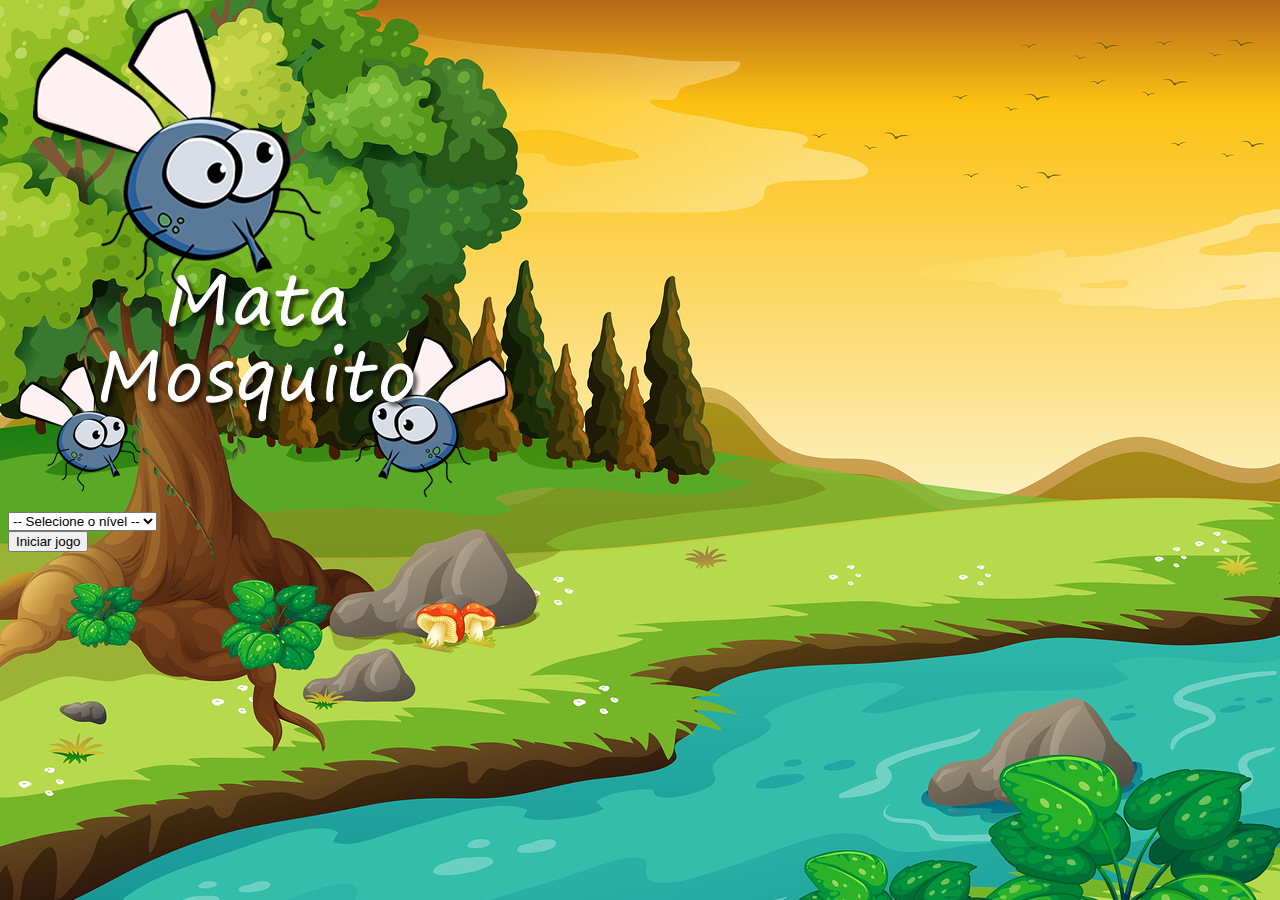
<file: index.html>
<!DOCTYPE html>
<html>
    <head>
        <meta charset='utf-8'>
        <title>Mata Mosquito - Início</title>
        <link rel="stylesheet" href="https://stackpath.bootstrapcdn.com/bootstrap/4.1.3/css/bootstrap.min.css" integrity="sha384-MCw98/SFnGE8fJT3GXwEOngsV7Zt27NXFoaoApmYm81iuXoPkFOJwJ8ERdknLPMO" crossorigin="anonymous">
        <link rel='stylesheet' type='text/css' href='estilo.css'>
    </head>
    <body>
        <div class="container">
            <div class="row">
                <div class="col d-flex justify-content-center">
                    <img src="imagens/game.png">
                </div>

            </div>

            <div class="row">
                <div class="col d-flex justify-content-center">
                    <div class="mb-3">
                        <select id="nivel" class="form-control">
                            <option value="">-- Selecione o nível --</option>
                            <option value="f">Fácil</option>
                            <option value="m">Médio</option>
                            <option value="d">Difícil</option>
                        </select>
                    </div>
                </div>

            </div>

            <div class="row">
                <div class="col d-flex justify-content-center">
                    <button onclick="iniciarJogo()" type="button" class="btn btn-danger btn-lg">Iniciar jogo</button>
                </div>

            </div>
        </div>

        <script src="jogo.js"></script>
    </body>
</html>
</file>
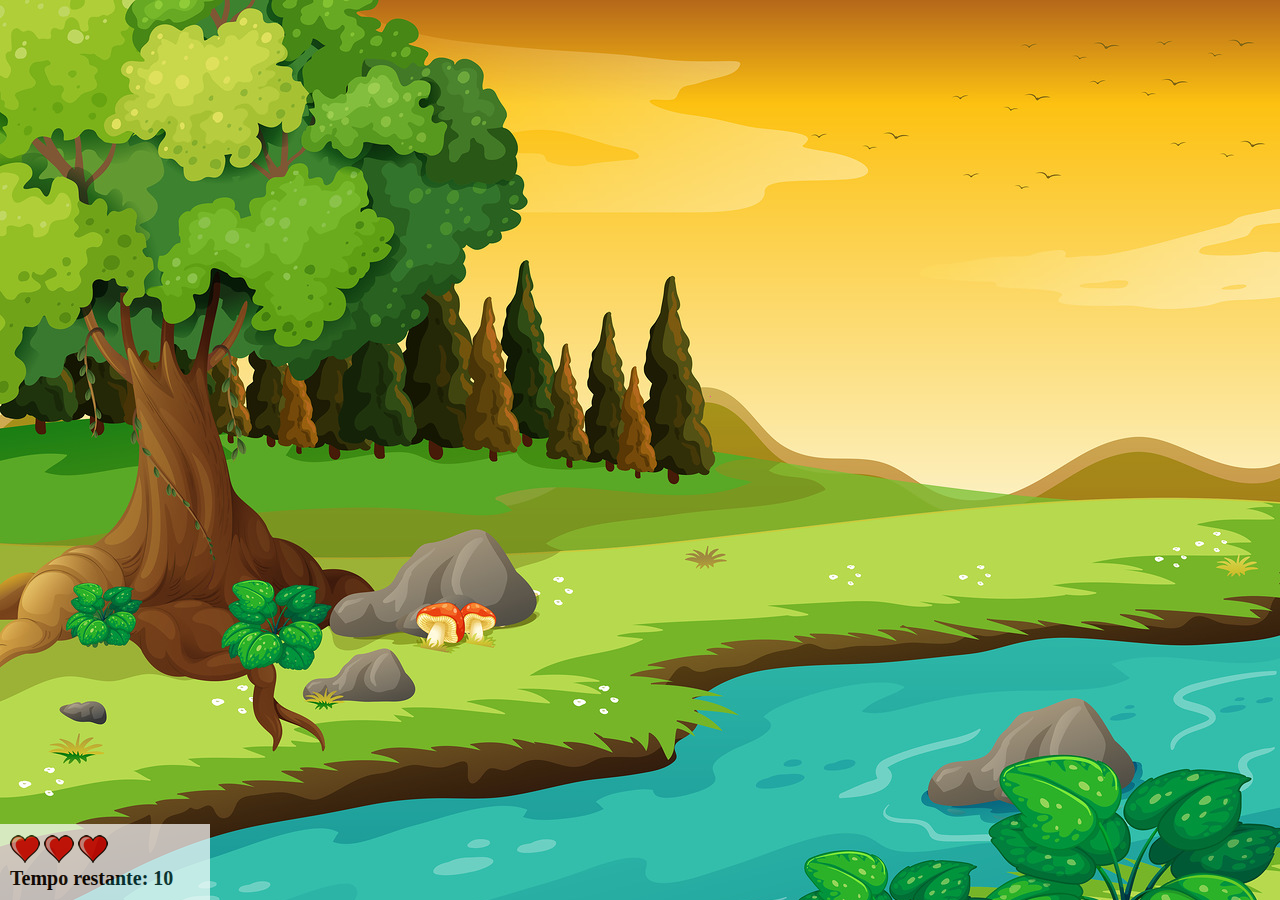
<file: app.html>
<!DOCTYPE html>
<html>
    <head>
        <meta charset='utf-8'>
        <title>Mata Mosquito - O jogo</title>
        <link rel='stylesheet' type='text/css' href='estilo.css'>
    </head>
    <body onresize="ajustaTamanhoDoNavegador()">

        <div class="painel">
            <div class="vidas">
                <img id="v1" src="imagens/coracao_cheio.png">
                <img id="v2" src="imagens/coracao_cheio.png">
                <img id="v3" src="imagens/coracao_cheio.png">
            </div>

            <div class="cronometro">
                Tempo restante: <span id="cronometro"></span>
            </div>

        </div>

        <script src='jogo.js'></script>
        <script>
            document.getElementById('cronometro').innerHTML = tempo
            var criaMosquito = setInterval(function(){
                posicaoRandomica()
            }, criaMosquitoTempo)
            
        </script>
    </body>
</html>
</file>
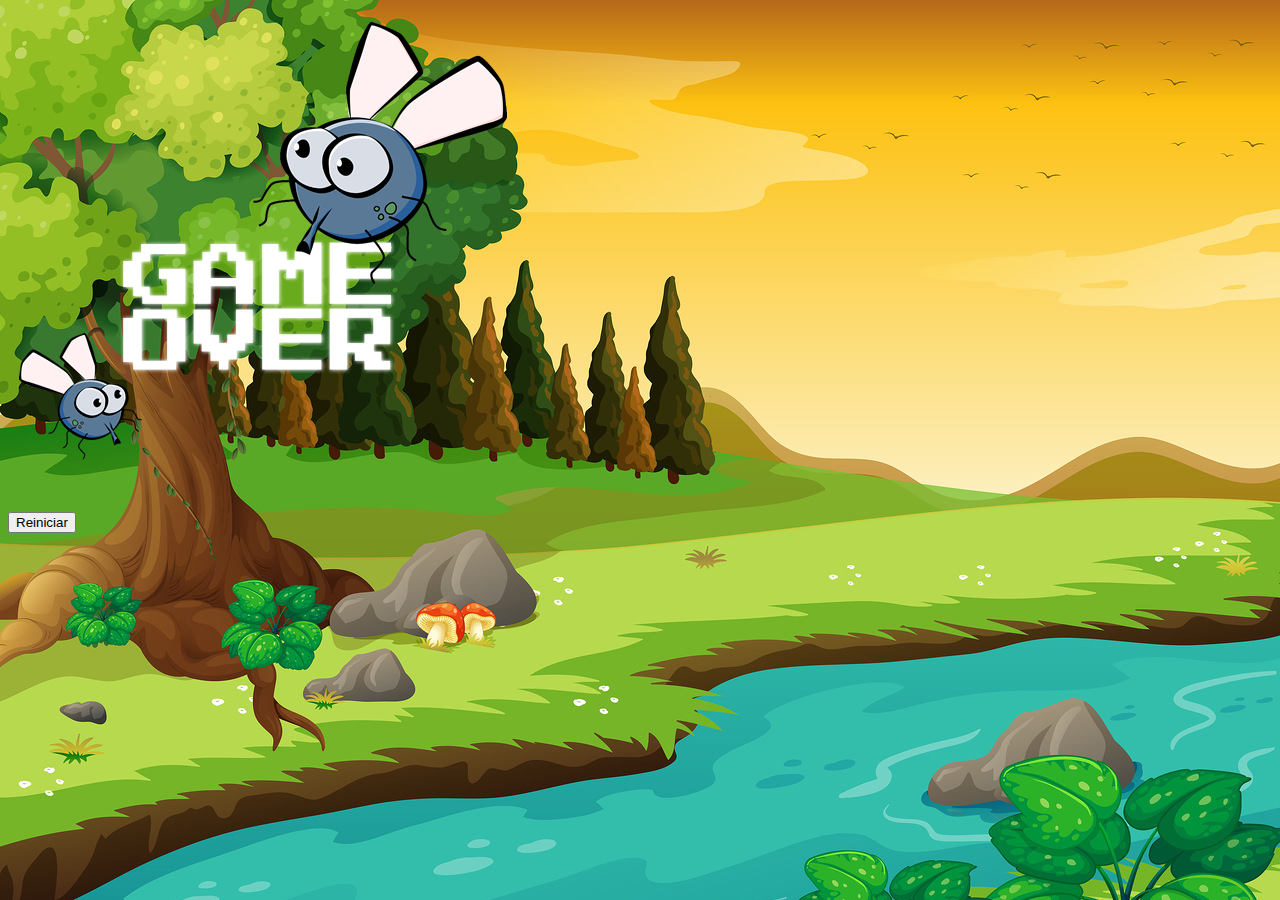
<file: gameover.html>
<!DOCTYPE html>
<html>
    <head>
        <meta charset='utf-8'>
        <title>Mata Mosquito - Game Over</title>
        <link rel="stylesheet" href="https://stackpath.bootstrapcdn.com/bootstrap/4.1.3/css/bootstrap.min.css" integrity="sha384-MCw98/SFnGE8fJT3GXwEOngsV7Zt27NXFoaoApmYm81iuXoPkFOJwJ8ERdknLPMO" crossorigin="anonymous">
        <link rel='stylesheet' type='text/css' href='estilo.css'>
    </head>
    <body>
        <div class="container">
            <div class="row">
                <div class="col d-flex justify-content-center">
                    <img src="imagens/game_over.png">
                </div>

            </div>

            <div class="row">
                <div class="col d-flex justify-content-center">
                    <button onclick="window.location.href = 'app.html'" type="button" class="btn btn-dark btn-lg">Reiniciar</button>
                </div>

            </div>
        </div>

    </body>
</html>
</file>
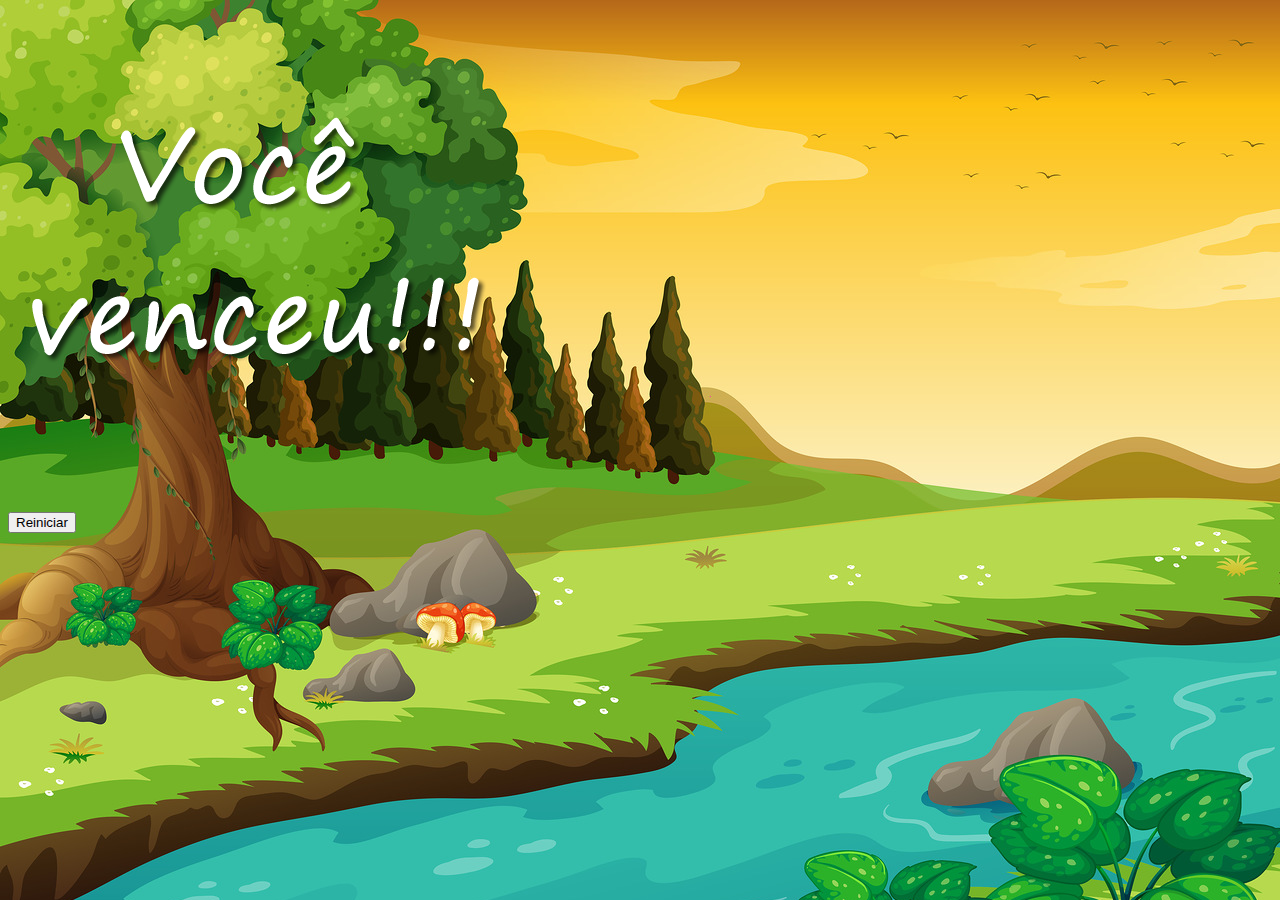
<file: vitoria.html>
<!DOCTYPE html>
<html>
    <head>
        <meta charset='utf-8'>
        <title>Mata Mosquito - Vitória</title>
        <link rel="stylesheet" href="https://stackpath.bootstrapcdn.com/bootstrap/4.1.3/css/bootstrap.min.css" integrity="sha384-MCw98/SFnGE8fJT3GXwEOngsV7Zt27NXFoaoApmYm81iuXoPkFOJwJ8ERdknLPMO" crossorigin="anonymous">
        <link rel='stylesheet' type='text/css' href='estilo.css'>
    </head>
    <body>
        <div class="container">
            <div class="row">
                <div class="col d-flex justify-content-center">
                    <img src="imagens/vitoria.png">
                </div>

            </div>

            <div class="row">
                <div class="col d-flex justify-content-center">
                    <button onclick="window.location.href = 'index.html'" type="button" class="btn btn-dark btn-lg">Reiniciar</button>
                </div>

            </div>
        </div>

    </body>
</html>
</file>
<file: estilo.css>
html {
    cursor: url(imagens/mata_mosca.png) 30 30, auto;
}

body {
    background-image: url(imagens/bg.jpg);
    background-repeat: no-repeat;
    background-attachment: fixed;
    background-size: cover;
}

.painel {
    position: absolute;
    width: 190px;
    padding: 10px;
    left: 0px;
    bottom: 0px;
    border-top: 1px solid #ffffff;
    background-color: #ffffff;
    opacity: 0.7;
}

.vidas {
    float: left;
}

.cronometro {
    float: left;
    font-size: 20px;
    font-weight: bold;
}

.mosquito {
    height: 50px;
    width: 50px;
}

.mosquito2 {
    height: 70px;
    width: 70px;
}

.mosquito3 {
    height: 90px;
    width: 90px;
}

.ladoA {
    transform: scaleX(1);
}

.ladoB {
    transform: scaleX(-1);
}
</file>
